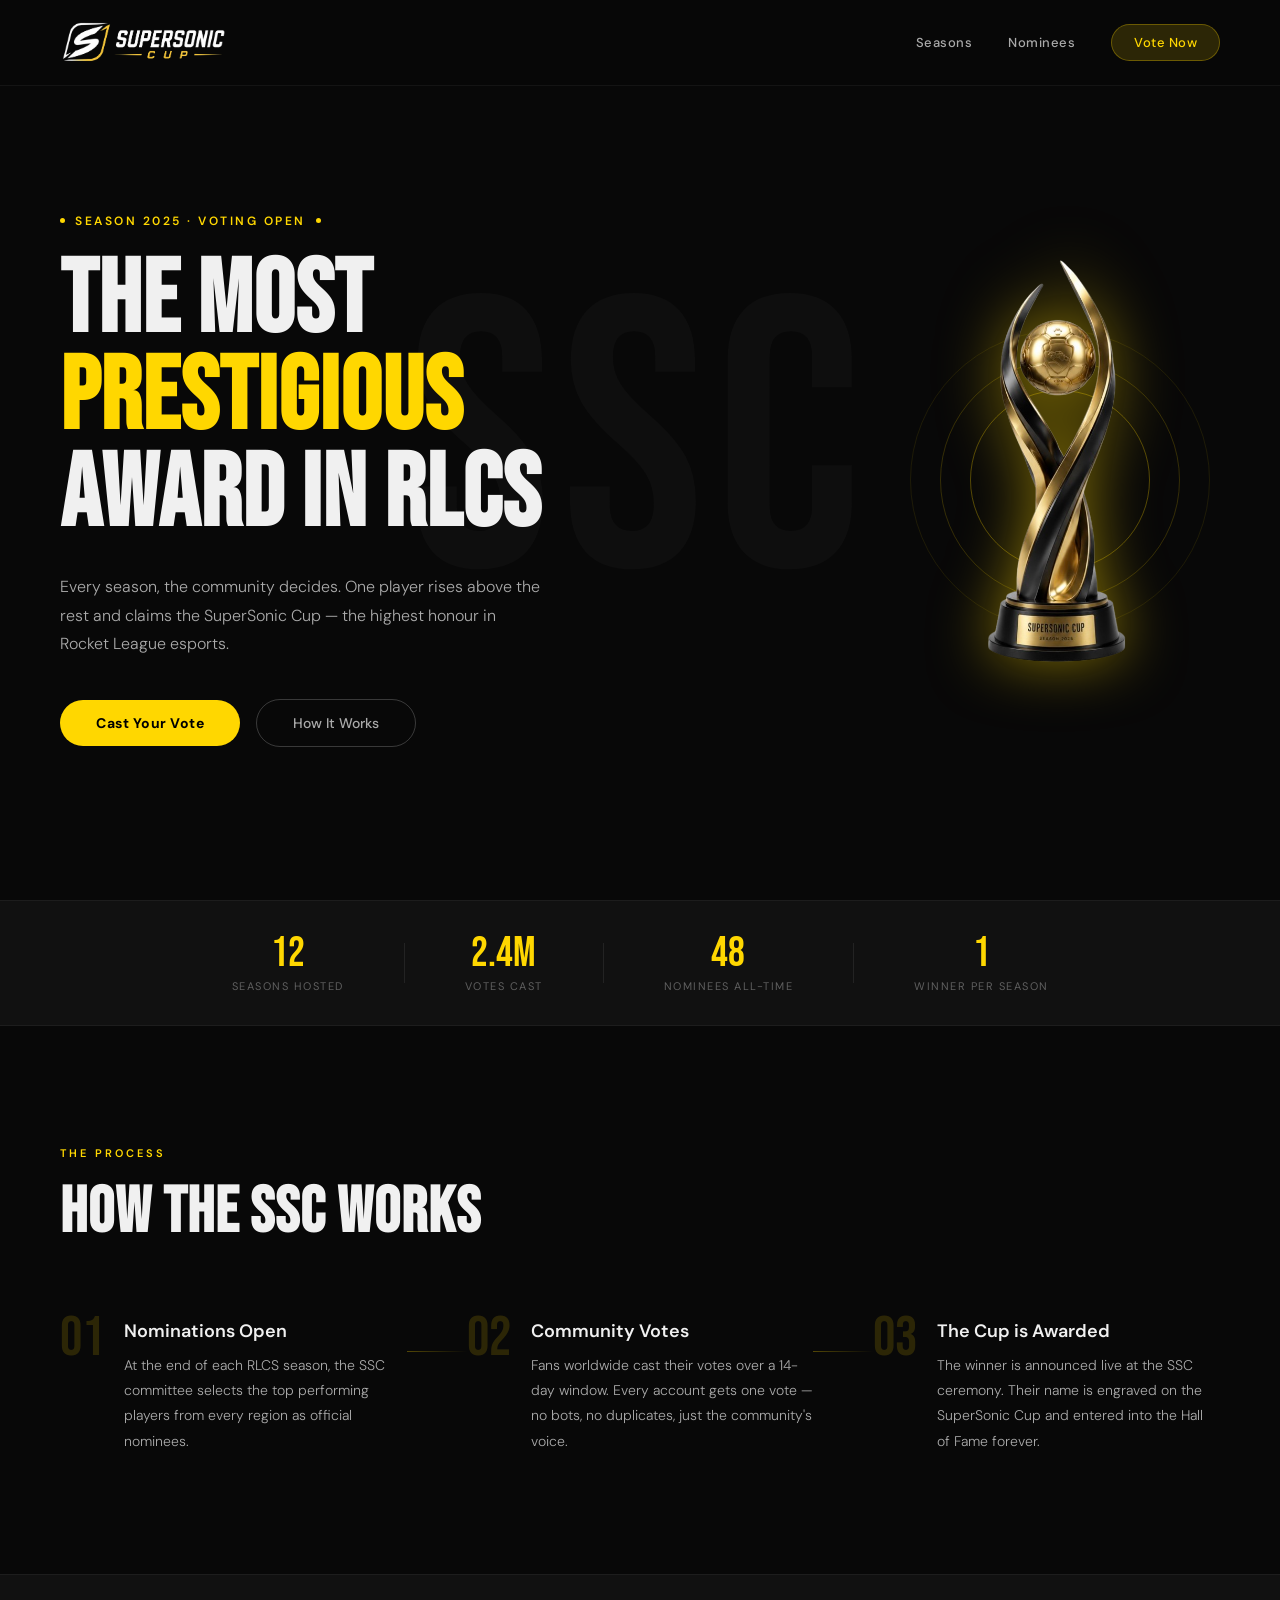
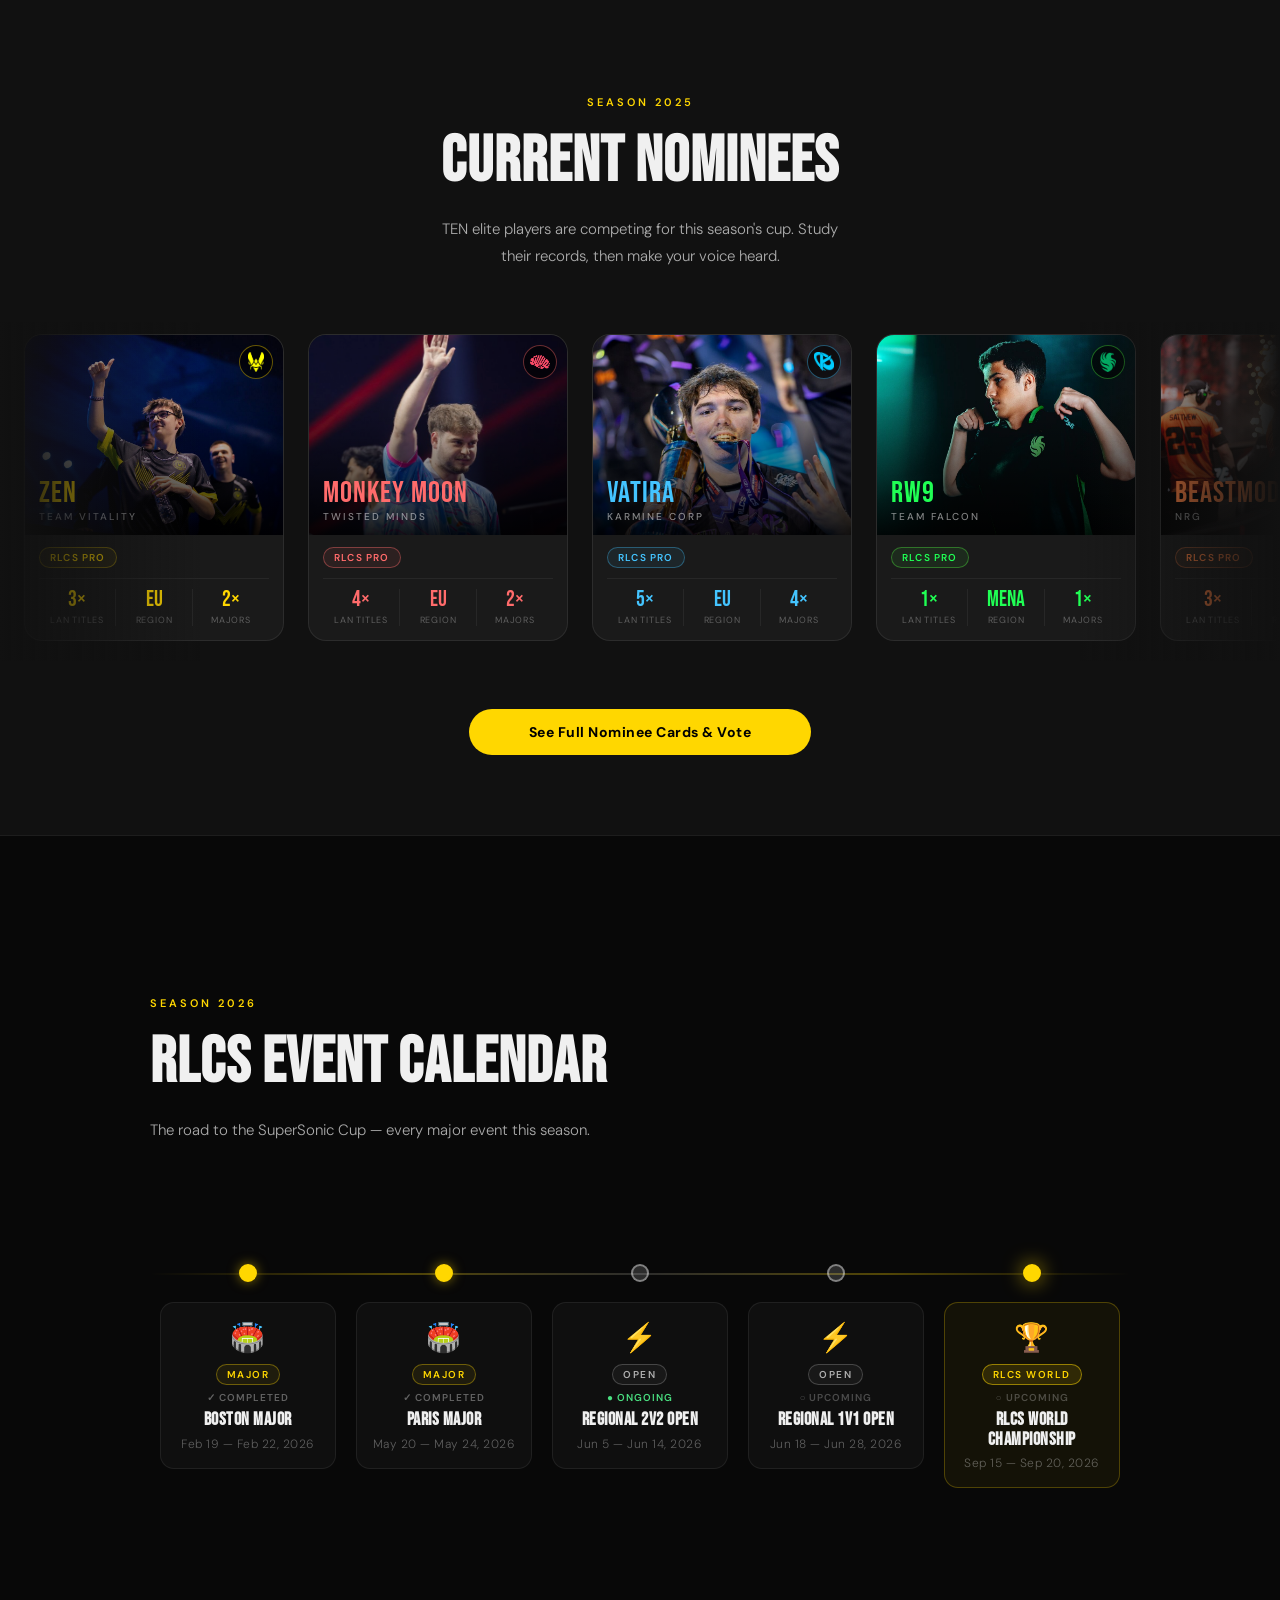
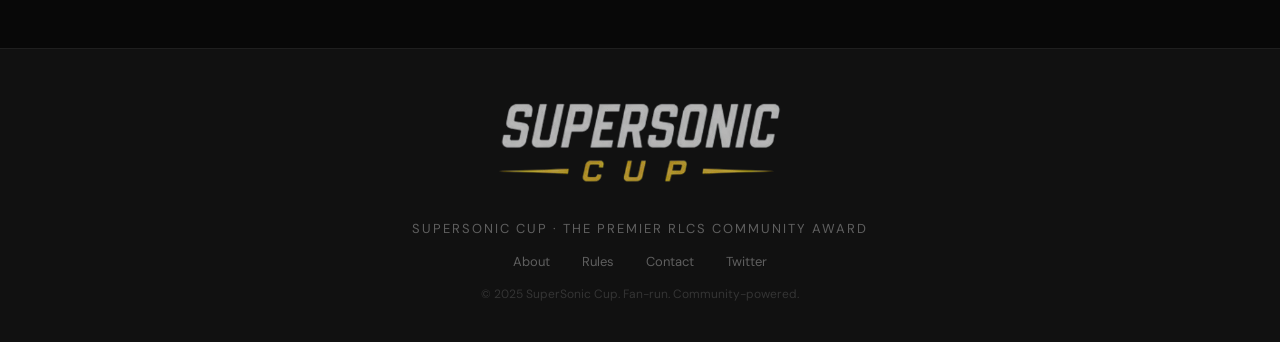
<file: index.html>
<!DOCTYPE html>
<html lang="en">
<head>
    <meta charset="UTF-8">
    <meta name="viewport" content="width=device-width, initial-scale=1.0">
    <title>SuperSonic Cup — The Premier RLCS Player Award</title>
    <link rel="preconnect" href="https://fonts.googleapis.com">
    <link href="https://fonts.googleapis.com/css2?family=Bebas+Neue&family=DM+Sans:ital,wght@0,300;0,400;0,500;0,600;1,300&display=swap" rel="stylesheet">
    <link rel="stylesheet" href="landing.css">
    <link rel="icon" type="image/png" href="Img/Favicon-Dark.png" media="(prefers-color-scheme: dark)">
    <link rel="icon" type="image/png" href="Img/Favicon-Light.png" media="(prefers-color-scheme: light)">
</head>
<body>

    <!-- NAV -->
    <nav class="nav">
        <div class="nav-logo">
            <img src="Img/Banner.png" alt="SuperSonic Cup" class="logo-img">
        </div>
        <div class="nav-links">
            <a href="#Season">Seasons</a>
            <a href="#Nominee">Nominees</a>
            <a href="voting.html" class="nav-cta">Vote Now</a>
        </div>
    </nav>

    <!-- HERO -->
    <section class="hero">
        <div class="hero-bg-text">SSC</div>
        <div class="hero-content">
            <div class="hero-eyebrow">
                <span class="dot"></span>
                Season 2025 · Voting Open
                <span class="dot"></span>
            </div>
            <h1 class="hero-title">
                The Most<br>
                <span class="title-accent">Prestigious</span><br>
                Award in RLCS
            </h1>
            <p class="hero-sub">
                Every season, the community decides. One player rises above the rest
                and claims the SuperSonic Cup — the highest honour in Rocket League esports.
            </p>
            <div class="hero-actions">
                <a href="voting.html" class="btn-primary">Cast Your Vote</a>
                <a href="#how" class="btn-ghost">How It Works</a>
            </div>
        </div>
        <div class="hero-trophy">
            <div class="trophy-ring ring-1"></div>
            <div class="trophy-ring ring-2"></div>
            <div class="trophy-ring ring-3"></div>
            <div class="trophy-icon"><img src="Img/trophy.png" alt="SuperSonic Cup Trophy"/></div>
        </div>
    </section>

    <!-- STATS BAR -->
    <div class="stats-bar">
        <div class="stat-item">
            <span class="stat-num">12</span>
            <span class="stat-desc">Seasons Hosted</span>
        </div>
        <div class="stat-divider"></div>
        <div class="stat-item">
            <span class="stat-num">2.4M</span>
            <span class="stat-desc">Votes Cast</span>
        </div>
        <div class="stat-divider"></div>
        <div class="stat-item">
            <span class="stat-num">48</span>
            <span class="stat-desc">Nominees All-Time</span>
        </div>
        <div class="stat-divider"></div>
        <div class="stat-item">
            <span class="stat-num">1</span>
            <span class="stat-desc">Winner Per Season</span>
        </div>
    </div>

    <!-- HOW IT WORKS -->
    <section class="how" id="how">
        <div class="section-label">The Process</div>
        <h2 class="section-title">How the SSC Works</h2>
        <div class="steps">
            <div class="step">
                <div class="step-num">01</div>
                <div class="step-body">
                    <h3>Nominations Open</h3>
                    <p>At the end of each RLCS season, the SSC committee selects the top performing players from every region as official nominees.</p>
                </div>
            </div>
            <div class="step-connector"></div>
            <div class="step">
                <div class="step-num">02</div>
                <div class="step-body">
                    <h3>Community Votes</h3>
                    <p>Fans worldwide cast their votes over a 14-day window. Every account gets one vote — no bots, no duplicates, just the community's voice.</p>
                </div>
            </div>
            <div class="step-connector"></div>
            <div class="step">
                <div class="step-num">03</div>
                <div class="step-body">
                    <h3>The Cup is Awarded</h3>
                    <p>The winner is announced live at the SSC ceremony. Their name is engraved on the SuperSonic Cup and entered into the Hall of Fame forever.</p>
                </div>
            </div>
        </div>
    </section>

    <!-- CURRENT NOMINEES TEASER -->
    <section class="nominees-teaser" id="Nominee">
        <div class="section-label">Season 2025</div>
        <h2 class="section-title">Current Nominees</h2>
        <p class="section-sub">TEN elite players are competing for this season's cup. Study their records, then make your voice heard.</p>

        <div class="carousel-track-wrap">
            <div class="carousel-track">

                <!-- SET 1 -->
                <div class="carousel-card">
                    <div class="cc-img-frame">
                        <img src="Img/Zen.jpg" alt="Zen" />
                        <div class="cc-overlay"></div>
                        <div class="cc-badge badge-vit"><img src="Img/vitality-logo.png" alt="Vitality" /></div>
                        <div class="cc-bottom">
                            <div class="cc-name gold">Zen</div>
                            <div class="cc-team">Team Vitality</div>
                        </div>
                    </div>
                    <div class="cc-body">
                        <span class="cc-tag tag-gold">RLCS Pro</span>
                        <div class="cc-stats">
                            <div class="cc-stat"><div class="cs-val gold">3×</div><div class="cs-lbl">LAN Titles</div></div>
                            <div class="cc-stat"><div class="cs-val gold">EU</div><div class="cs-lbl">Region</div></div>
                            <div class="cc-stat"><div class="cs-val gold">2×</div><div class="cs-lbl">Majors</div></div>
                        </div>
                    </div>
                </div>

                <div class="carousel-card">
                    <div class="cc-img-frame">
                        <img src="Img/MonkeyMoon.png" alt="Monkey Moon" />
                        <div class="cc-overlay"></div>
                        <div class="cc-badge badge-tm"><img src="Img/Twisted-logo.webp" alt="Twisted Minds" /></div>
                        <div class="cc-bottom">
                            <div class="cc-name red">Monkey Moon</div>
                            <div class="cc-team">Twisted Minds</div>
                        </div>
                    </div>
                    <div class="cc-body">
                        <span class="cc-tag tag-red">RLCS Pro</span>
                        <div class="cc-stats">
                            <div class="cc-stat"><div class="cs-val red">4×</div><div class="cs-lbl">LAN Titles</div></div>
                            <div class="cc-stat"><div class="cs-val red">EU</div><div class="cs-lbl">Region</div></div>
                            <div class="cc-stat"><div class="cs-val red">2×</div><div class="cs-lbl">Majors</div></div>
                        </div>
                    </div>
                </div>

                <div class="carousel-card">
                    <div class="cc-img-frame">
                        <img src="Img/Vatira.jpg" alt="Vatira" />
                        <div class="cc-overlay"></div>
                        <div class="cc-badge badge-kc"><img src="Img/karmine-logo.png" alt="Karmine Corp" /></div>
                        <div class="cc-bottom">
                            <div class="cc-name blue">Vatira</div>
                            <div class="cc-team">Karmine Corp</div>
                        </div>
                    </div>
                    <div class="cc-body">
                        <span class="cc-tag tag-blue">RLCS Pro</span>
                        <div class="cc-stats">
                            <div class="cc-stat"><div class="cs-val blue">5×</div><div class="cs-lbl">LAN Titles</div></div>
                            <div class="cc-stat"><div class="cs-val blue">EU</div><div class="cs-lbl">Region</div></div>
                            <div class="cc-stat"><div class="cs-val blue">4×</div><div class="cs-lbl">Majors</div></div>
                        </div>
                    </div>
                </div>

                <div class="carousel-card">
                    <div class="cc-img-frame">
                        <img src="Img/Rw9.jpg" alt="Rw9" />
                        <div class="cc-overlay"></div>
                        <div class="cc-badge badge-tf"><img src="Img/Falcon-logo.png" alt="Team Falcon" /></div>
                        <div class="cc-bottom">
                            <div class="cc-name green">Rw9</div>
                            <div class="cc-team">Team Falcon</div>
                        </div>
                    </div>
                    <div class="cc-body">
                        <span class="cc-tag tag-green">RLCS Pro</span>
                        <div class="cc-stats">
                            <div class="cc-stat"><div class="cs-val green">1×</div><div class="cs-lbl">LAN Titles</div></div>
                            <div class="cc-stat"><div class="cs-val green">MENA</div><div class="cs-lbl">Region</div></div>
                            <div class="cc-stat"><div class="cs-val green">1×</div><div class="cs-lbl">Majors</div></div>
                        </div>
                    </div>
                </div>

                <div class="carousel-card">
                    <div class="cc-img-frame">
                        <img src="Img/BeastMode.jpg" alt="BeastMode" />
                        <div class="cc-overlay"></div>
                        <div class="cc-badge badge-nrg"><img src="Img/NRG-logo.webp" alt="NRG" /></div>
                        <div class="cc-bottom">
                            <div class="cc-name orange">BeastMode</div>
                            <div class="cc-team">NRG</div>
                        </div>
                    </div>
                    <div class="cc-body">
                        <span class="cc-tag tag-orange">RLCS Pro</span>
                        <div class="cc-stats">
                            <div class="cc-stat"><div class="cs-val orange">3×</div><div class="cs-lbl">LAN Titles</div></div>
                            <div class="cc-stat"><div class="cs-val orange">NA</div><div class="cs-lbl">Region</div></div>
                            <div class="cc-stat"><div class="cs-val orange">1×</div><div class="cs-lbl">Majors</div></div>
                        </div>
                    </div>
                </div>

                <!-- SET 2 -->
                <div class="carousel-card">
                    <div class="cc-img-frame">
                        <img src="Img/Zen.jpg" alt="Zen" />
                        <div class="cc-overlay"></div>
                        <div class="cc-badge badge-vit"><img src="Img/vitality-logo.png" alt="Vitality" /></div>
                        <div class="cc-bottom">
                            <div class="cc-name gold">Zen</div>
                            <div class="cc-team">Team Vitality</div>
                        </div>
                    </div>
                    <div class="cc-body">
                        <span class="cc-tag tag-gold">RLCS Pro</span>
                        <div class="cc-stats">
                            <div class="cc-stat"><div class="cs-val gold">3×</div><div class="cs-lbl">LAN Titles</div></div>
                            <div class="cc-stat"><div class="cs-val gold">EU</div><div class="cs-lbl">Region</div></div>
                            <div class="cc-stat"><div class="cs-val gold">2×</div><div class="cs-lbl">Majors</div></div>
                        </div>
                    </div>
                </div>

                <div class="carousel-card">
                    <div class="cc-img-frame">
                        <img src="Img/MonkeyMoon.png" alt="Monkey Moon" />
                        <div class="cc-overlay"></div>
                        <div class="cc-badge badge-tm"><img src="Img/Twisted-logo.webp" alt="Twisted Minds" /></div>
                        <div class="cc-bottom">
                            <div class="cc-name red">Monkey Moon</div>
                            <div class="cc-team">Twisted Minds</div>
                        </div>
                    </div>
                    <div class="cc-body">
                        <span class="cc-tag tag-red">RLCS Pro</span>
                        <div class="cc-stats">
                            <div class="cc-stat"><div class="cs-val red">4×</div><div class="cs-lbl">LAN Titles</div></div>
                            <div class="cc-stat"><div class="cs-val red">EU</div><div class="cs-lbl">Region</div></div>
                            <div class="cc-stat"><div class="cs-val red">2×</div><div class="cs-lbl">Majors</div></div>
                        </div>
                    </div>
                </div>

                <div class="carousel-card">
                    <div class="cc-img-frame">
                        <img src="Img/Vatira.jpg" alt="Vatira" />
                        <div class="cc-overlay"></div>
                        <div class="cc-badge badge-kc"><img src="Img/karmine-logo.png" alt="Karmine Corp" /></div>
                        <div class="cc-bottom">
                            <div class="cc-name blue">Vatira</div>
                            <div class="cc-team">Karmine Corp</div>
                        </div>
                    </div>
                    <div class="cc-body">
                        <span class="cc-tag tag-blue">RLCS Pro</span>
                        <div class="cc-stats">
                            <div class="cc-stat"><div class="cs-val blue">5×</div><div class="cs-lbl">LAN Titles</div></div>
                            <div class="cc-stat"><div class="cs-val blue">EU</div><div class="cs-lbl">Region</div></div>
                            <div class="cc-stat"><div class="cs-val blue">4×</div><div class="cs-lbl">Majors</div></div>
                        </div>
                    </div>
                </div>

                <div class="carousel-card">
                    <div class="cc-img-frame">
                        <img src="Img/Rw9.jpg" alt="Rw9" />
                        <div class="cc-overlay"></div>
                        <div class="cc-badge badge-tf"><img src="Img/Falcon-logo.png" alt="Team Falcon" /></div>
                        <div class="cc-bottom">
                            <div class="cc-name green">Rw9</div>
                            <div class="cc-team">Team Falcon</div>
                        </div>
                    </div>
                    <div class="cc-body">
                        <span class="cc-tag tag-green">RLCS Pro</span>
                        <div class="cc-stats">
                            <div class="cc-stat"><div class="cs-val green">1×</div><div class="cs-lbl">LAN Titles</div></div>
                            <div class="cc-stat"><div class="cs-val green">MENA</div><div class="cs-lbl">Region</div></div>
                            <div class="cc-stat"><div class="cs-val green">1×</div><div class="cs-lbl">Majors</div></div>
                        </div>
                    </div>
                </div>

                <div class="carousel-card">
                    <div class="cc-img-frame">
                        <img src="Img/BeastMode.jpg" alt="BeastMode" />
                        <div class="cc-overlay"></div>
                        <div class="cc-badge badge-nrg"><img src="Img/NRG-logo.webp" alt="NRG" /></div>
                        <div class="cc-bottom">
                            <div class="cc-name orange">BeastMode</div>
                            <div class="cc-team">NRG</div>
                        </div>
                    </div>
                    <div class="cc-body">
                        <span class="cc-tag tag-orange">RLCS Pro</span>
                        <div class="cc-stats">
                            <div class="cc-stat"><div class="cs-val orange">3×</div><div class="cs-lbl">LAN Titles</div></div>
                            <div class="cc-stat"><div class="cs-val orange">NA</div><div class="cs-lbl">Region</div></div>
                            <div class="cc-stat"><div class="cs-val orange">1×</div><div class="cs-lbl">Majors</div></div>
                        </div>
                    </div>
                </div>

            </div>
        </div>

        <a href="voting.html" class="btn-primary" style="margin-top: 48px; display: inline-block;">See Full Nominee Cards & Vote</a>
    </section>

    <!-- TIMELINE EVENT -->
    
    <div class="timeline-section" id="Season">
        <div class="timeline-inner">
            <div class="section-label">Season 2026</div>
            <h2 class="section-title">RLCS Event Calendar</h2>
            <p class="section-sub">The road to the SuperSonic Cup — every major event this season.</p>
            <div class="timeline">
                <div class="timeline-item">
                    <div class="timeline-dot dot-gold"></div>
                    <div class="timeline-card">
                        <div class="tl-icon">🏟️</div>
                        <div class="tl-content">
                            <span class="tl-tag">Major</span>
                            <span class="tl-status status-done">✓ Completed</span>
                            <h3 class="tl-title">Boston Major</h3>
                            <p class="tl-date">Feb 19 — Feb 22, 2026</p>
                        </div>
                    </div>
                </div>
                <div class="timeline-item">
                    <div class="timeline-dot dot-gold"></div>
                    <div class="timeline-card">
                        <div class="tl-icon">🏟️</div>
                        <div class="tl-content">
                            <span class="tl-tag">Major</span>
                            <span class="tl-status status-done">✓ Completed</span>
                            <h3 class="tl-title">Paris Major</h3>
                            <p class="tl-date">May 20 — May 24, 2026</p>
                        </div>
                    </div>
                </div>
                <div class="timeline-item">
                    <div class="timeline-dot dot-white"></div>
                    <div class="timeline-card">
                        <div class="tl-icon">⚡</div>
                        <div class="tl-content">
                            <span class="tl-tag tag-open">Open</span>
                            <span class="tl-status status-live">● Ongoing</span>
                            <h3 class="tl-title">Regional 2v2 Open</h3>
                            <p class="tl-date">Jun 5 — Jun 14, 2026</p>
                        </div>
                    </div>
                </div>
                <div class="timeline-item">
                    <div class="timeline-dot dot-white"></div>
                    <div class="timeline-card">
                        <div class="tl-icon">⚡</div>
                        <div class="tl-content">
                            <span class="tl-tag tag-open">Open</span>
                            <span class="tl-status status-upcoming">○ Upcoming</span>
                            <h3 class="tl-title">Regional 1v1 Open</h3>
                            <p class="tl-date">Jun 18 — Jun 28, 2026</p>
                        </div>
                    </div>
                </div>
                <div class="timeline-item">
                    <div class="timeline-dot dot-trophy"></div>
                    <div class="timeline-card card-world">
                        <div class="tl-icon">🏆</div>
                        <div class="tl-content">
                            <span class="tl-tag tag-world">RLCS World</span>
                            <span class="tl-status status-upcoming">○ Upcoming</span>
                            <h3 class="tl-title">RLCS World Championship</h3>
                            <p class="tl-date">Sep 15 — Sep 20, 2026</p>
                        </div>
                    </div>
                </div>
            </div>
        </div>
    </div>

    <!-- FOOTER -->
    <footer class="footer">
        <div class="footer-logo">
            <img src="Img/Footer.png" alt="SuperSonic Cup" class="logo-img">
        </div>
        <p class="footer-text">SuperSonic Cup · The Premier RLCS Community Award</p>
        <div class="footer-links">
            <a href="#">About</a>
            <a href="#">Rules</a>
            <a href="#">Contact</a>
            <a href="#">Twitter</a>
        </div>
        <p class="footer-copy">© 2025 SuperSonic Cup. Fan-run. Community-powered.</p>
    </footer>

</body>
</html>
</file>
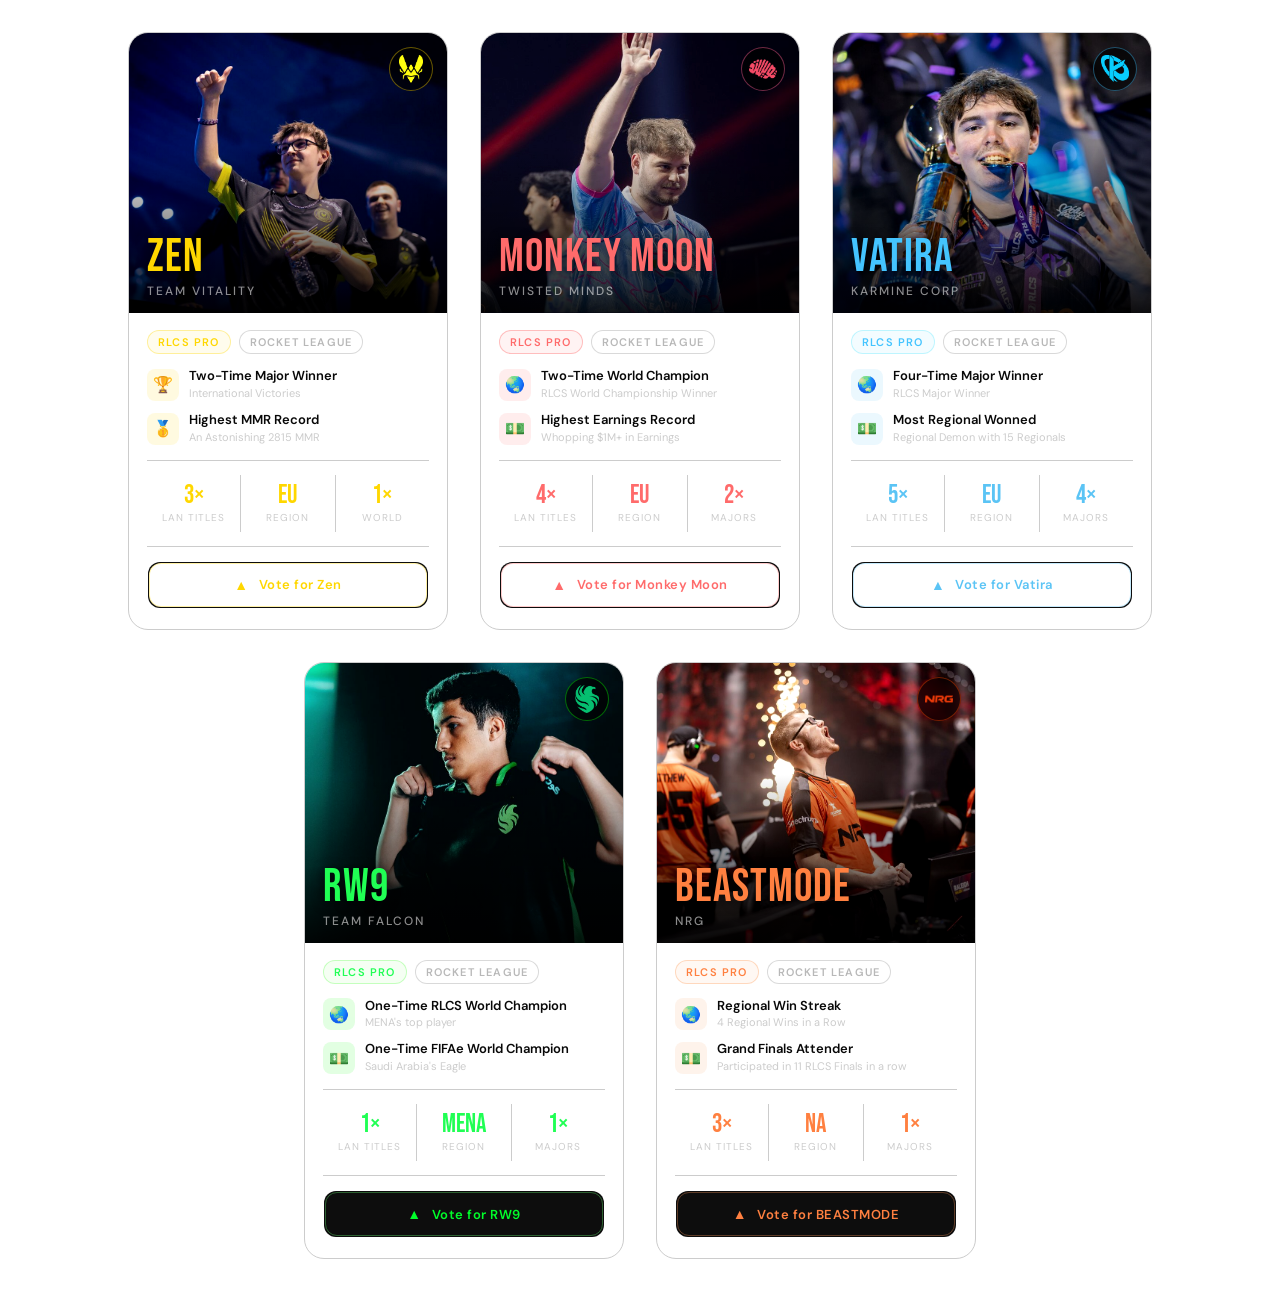
<file: voting.html>
<!DOCTYPE html>
<html lang="en">
<head>
    <meta charset="UTF-8">
    <meta name="viewport" content="width=device-width, initial-scale=1.0">
    <title>SuperSonic Cup | Voting Page</title>
    <link rel="preconnect" href="https://fonts.googleapis.com">
    <link href="https://fonts.googleapis.com/css2?family=Bebas+Neue&family=DM+Sans:wght@300;400;500;600&display=swap" rel="stylesheet">
    <link rel="stylesheet" href="style.css">
    <link rel="icon" type="image/png" href="Img/Favicon-Dark.png" media="(prefers-color-scheme: dark)">
    <link rel="icon" type="image/png" href="Img/Favicon-Light.png" media="(prefers-color-scheme: light)">
</head>
<body>
    <div class="player-cards">

        <!-- VITALITY CARD -->
        <div class="card-wrap">
            <div class="glow-ring glow-vit"></div>
            <div class="card">
                <div class="img-frame">
                    <img src="Img/Zen.jpg" alt="Zen – Team Vitality" />
                    <div class="img-overlay"></div>
                    <a href="https://liquipedia.net/rocketleague/Team_Vitality" target="_blank">
                        <div class="team-badge badge-vit">
                            <img src="Img/vitality-logo.png" alt="Team Vitality logo" />
                        </div>
                    </a>
                    <div class="img-bottom-text">
                        <div class="player-name"><span class="accent-gold">Zen</span></div>
                        <div class="team-label">Team Vitality</div>
                    </div>
                </div>
                <div class="card-body">
                    <div class="tag-row">
                        <span class="tag tag-gold">RLCS Pro</span>
                        <span class="tag tag-white">Rocket League</span>
                    </div>
                    <div class="achievements">
                        <div class="ach-item">
                            <div class="ach-icon ach-gold">🏆</div>
                            <div class="ach-text">
                                <strong>Two-Time Major Winner</strong>
                                <span>International Victories</span>
                            </div>
                        </div>
                        <div class="ach-item">
                            <div class="ach-icon ach-gold">🥇</div>
                            <div class="ach-text">
                                <strong>Highest MMR Record</strong>
                                <span>An Astonishing 2815 MMR</span>
                            </div>
                        </div>
                    </div>
                    <div class="divider"></div>
                    <div class="stat-row">
                        <div class="stat">
                            <div class="stat-val gold">3×</div>
                            <div class="stat-lbl">Lan Titles</div>
                        </div>
                        <div class="stat">
                            <div class="stat-val gold">EU</div>
                            <div class="stat-lbl">Region</div>
                        </div>
                        <div class="stat">
                            <div class="stat-val gold">1×</div>
                            <div class="stat-lbl">World</div>
                        </div>
                    </div>
                    <div class="divider"></div>
                    <div class="vote-btn-wrap gold-wrap">
                        <button class="vote-btn vote-btn-gold">
                            <span class="vote-icon">▲</span>
                            <span class="vote-label">Vote for Zen</span>
                        </button>
                    </div>
                </div>
            </div>
        </div>

        <!-- TWISTED MINDS CARD -->
        <div class="card-wrap">
            <div class="glow-ring glow-tm"></div>
            <div class="card">
                <div class="img-frame">
                    <img src="Img/MonkeyMoon.png" alt="Monkey Moon – Twisted Minds" />
                    <div class="img-overlay"></div>
                    <a href="https://liquipedia.net/rocketleague/Twisted_Minds" target="_blank">
                        <div class="team-badge badge-tm">
                            <img src="Img/Twisted-logo.webp" alt="Twisted Minds logo" />
                        </div>
                    </a>
                    <div class="img-bottom-text">
                        <div class="player-name"><span class="accent-red">Monkey Moon</span></div>
                        <div class="team-label">Twisted Minds</div>
                    </div>
                </div>
                <div class="card-body">
                    <div class="tag-row">
                        <span class="tag tag-red">RLCS Pro</span>
                        <span class="tag tag-white">Rocket League</span>
                    </div>
                    <div class="achievements">
                        <div class="ach-item">
                            <div class="ach-icon ach-red">🌏</div>
                            <div class="ach-text">
                                <strong>Two-Time World Champion</strong>
                                <span>RLCS World Championship Winner</span>
                            </div>
                        </div>
                        <div class="ach-item">
                            <div class="ach-icon ach-red">💵</div>
                            <div class="ach-text">
                                <strong>Highest Earnings Record</strong>
                                <span>Whopping $1M+ in Earnings</span>
                            </div>
                        </div>
                    </div>
                    <div class="divider"></div>
                    <div class="stat-row">
                        <div class="stat">
                            <div class="stat-val red">4×</div>
                            <div class="stat-lbl">Lan Titles</div>
                        </div>
                        <div class="stat">
                            <div class="stat-val red">EU</div>
                            <div class="stat-lbl">Region</div>
                        </div>
                        <div class="stat">
                            <div class="stat-val red">2×</div>
                            <div class="stat-lbl">Majors</div>
                        </div>
                    </div>
                    <div class="divider"></div>
                    <div class="vote-btn-wrap red-wrap">
                        <button class="vote-btn vote-btn-red">
                            <span class="vote-icon">▲</span>
                            <span class="vote-label">Vote for Monkey Moon</span>
                        </button>
                    </div>
                </div>
            </div>
        </div>

        <!-- KARMINE CORP CARD -->
        <div class="card-wrap">
            <div class="glow-ring glow-kc"></div>
            <div class="card">
                <div class="img-frame">
                    <img src="Img/Vatira.jpg" alt="Vatira – Karmine Corp" />
                    <div class="img-overlay"></div>
                    <a href="https://liquipedia.net/rocketleague/Karmine_Corp" target="_blank">
                        <div class="team-badge badge-kc">
                            <img src="Img/karmine-logo.png" alt="Karmine Corp Logo" />
                        </div>
                    </a>
                    <div class="img-bottom-text">
                        <div class="player-name"><span class="accent-blue">Vatira</span></div>
                        <div class="team-label">Karmine Corp</div>
                    </div>
                </div>
                <div class="card-body">
                    <div class="tag-row">
                        <span class="tag tag-blue">RLCS Pro</span>
                        <span class="tag tag-white">Rocket League</span>
                    </div>
                    <div class="achievements">
                        <div class="ach-item">
                            <div class="ach-icon ach-blue">🌏</div>
                            <div class="ach-text">
                                <strong>Four-Time Major Winner</strong>
                                <span>RLCS Major Winner</span>
                            </div>
                        </div>
                        <div class="ach-item">
                            <div class="ach-icon ach-blue">💵</div>
                            <div class="ach-text">
                                <strong>Most Regional Wonned</strong>
                                <span>Regional Demon with 15 Regionals</span>
                            </div>
                        </div>
                    </div>
                    <div class="divider"></div>
                    <div class="stat-row">
                        <div class="stat">
                            <div class="stat-val blue">5×</div>
                            <div class="stat-lbl">Lan Titles</div>
                        </div>
                        <div class="stat">
                            <div class="stat-val blue">EU</div>
                            <div class="stat-lbl">Region</div>
                        </div>
                        <div class="stat">
                            <div class="stat-val blue">4×</div>
                            <div class="stat-lbl">Majors</div>
                        </div>
                    </div>
                    <div class="divider"></div>
                    <div class="vote-btn-wrap blue-wrap">
                        <button class="vote-btn vote-btn-blue">
                            <span class="vote-icon">▲</span>
                            <span class="vote-label">Vote for Vatira</span>
                        </button>
                    </div>
                </div>
            </div>
        </div>

        <!-- TEAM FALCON -->
        <div class="card-wrap">
            <div class="glow-ring glow-tf"></div>
            <div class="card">
                <div class="img-frame">
                    <img src="Img/Rw9.jpg" alt="Rw9 – Team Falcon" />
                    <div class="img-overlay"></div>
                    <a href="https://liquipedia.net/rocketleague/Team_Falcons" target="_blank">
                        <div class="team-badge badge-tf">
                            <img src="Img/Falcon-logo.png" alt="Team Falcon Logo" />
                        </div>
                    </a>
                    <div class="img-bottom-text">
                        <div class="player-name"><span class="accent-green">RW9</span></div>
                        <div class="team-label">Team Falcon</div>
                    </div>
                </div>
                <div class="card-body">
                    <div class="tag-row">
                        <span class="tag tag-green">RLCS Pro</span>
                        <span class="tag tag-white">Rocket League</span>
                    </div>
                    <div class="achievements">
                        <div class="ach-item">
                            <div class="ach-icon ach-green">🌏</div>
                            <div class="ach-text">
                                <strong>One-Time RLCS World Champion</strong>
                                <span>MENA's top player</span>
                            </div>
                        </div>
                        <div class="ach-item">
                            <div class="ach-icon ach-green">💵</div>
                            <div class="ach-text">
                                <strong>One-Time FIFAe World Champion</strong>
                                <span>Saudi Arabia's Eagle</span>
                            </div>
                        </div>
                    </div>
                    <div class="divider"></div>
                    <div class="stat-row">
                        <div class="stat">
                            <div class="stat-val green">1×</div>
                            <div class="stat-lbl">Lan Titles</div>
                        </div>
                        <div class="stat">
                            <div class="stat-val green">MENA</div>
                            <div class="stat-lbl">Region</div>
                        </div>
                        <div class="stat">
                            <div class="stat-val green">1×</div>
                            <div class="stat-lbl">Majors</div>
                        </div>
                    </div>
                    <div class="divider"></div>
                    <div class="vote-btn-wrap green-wrap">
                        <button class="vote-btn vote-btn-green">
                            <span class="vote-icon">▲</span>
                            <span class="vote-label">Vote for RW9</span>
                        </button>
                    </div>
                </div>
            </div>
        </div>

        <!-- NRG -->
        <div class="card-wrap">
            <div class="glow-ring glow-nrg"></div>
            <div class="card">
                <div class="img-frame">
                    <img src="Img/BeastMode.jpg" alt="BeastMode – NRG" />
                    <div class="img-overlay"></div>
                    <a href="https://liquipedia.net/rocketleague/NRG" target="_blank">
                        <div class="team-badge badge-nrg">
                            <img src="Img/NRG-logo.webp" alt="NRG Logo" />
                        </div>
                    </a>
                    <div class="img-bottom-text">
                        <div class="player-name"><span class="accent-orange">BEASTMODE</span></div>
                        <div class="team-label">NRG</div>
                    </div>
                </div>
                <div class="card-body">
                    <div class="tag-row">
                        <span class="tag tag-orange">RLCS Pro</span>
                        <span class="tag tag-white">Rocket League</span>
                    </div>
                    <div class="achievements">
                        <div class="ach-item">
                            <div class="ach-icon ach-orange">🌏</div>
                            <div class="ach-text">
                                <strong>Regional Win Streak</strong>
                                <span>4 Regional Wins in a Row</span>
                            </div>
                        </div>
                        <div class="ach-item">
                            <div class="ach-icon ach-orange">💵</div>
                            <div class="ach-text">
                                <strong>Grand Finals Attender</strong>
                                <span>Participated in 11 RLCS Finals in a row</span>
                            </div>
                        </div>
                    </div>
                    <div class="divider"></div>
                    <div class="stat-row">
                        <div class="stat">
                            <div class="stat-val orange">3×</div>
                            <div class="stat-lbl">Lan Titles</div>
                        </div>
                        <div class="stat">
                            <div class="stat-val orange">NA</div>
                            <div class="stat-lbl">Region</div>
                        </div>
                        <div class="stat">
                            <div class="stat-val orange">1×</div>
                            <div class="stat-lbl">Majors</div>
                        </div>
                    </div>
                    <div class="divider"></div>
                    <div class="vote-btn-wrap orange-wrap">
                        <button class="vote-btn vote-btn-orange">
                            <span class="vote-icon">▲</span>
                            <span class="vote-label">Vote for BEASTMODE</span>
                        </button>
                    </div>
                </div>
            </div>
        </div>
    </div>
</body>
</html>
</file>
<file: landing.css>
*, *::before, *::after {
    margin: 0;
    padding: 0;
    box-sizing: border-box;
}

:root {
    --black: #080808;
    --black-2: #111111;
    --black-3: #1a1a1a;
    --white: #f0f0f0;
    --white-2: rgba(240, 240, 240, 0.7);
    --white-3: rgba(240, 240, 240, 0.35);
    --gold: #FFD700;
    --gold-dim: rgba(255, 215, 0, 0.15);
    --gold-border: rgba(255, 215, 0, 0.3);
}

html { scroll-behavior: smooth; }

body {
    background: var(--black);
    color: var(--white);
    font-family: 'DM Sans', sans-serif;
    overflow-x: hidden;
}

/* NAV */
.nav {
    position: fixed;
    top: 0;
    left: 0;
    right: 0;
    z-index: 100;
    display: flex;
    align-items: center;
    justify-content: space-between;
    padding: 20px 60px;
    background: rgba(8, 8, 8, 0.85);
    backdrop-filter: blur(12px);
    border-bottom: 1px solid rgba(255, 255, 255, 0.05);
}

.nav-logo {
    display: flex;
    align-items: center;
    gap: 10px;
}

.logo-img {
    height: 45px;
    width: auto;
    object-fit: contain;
}

.logo-full {
    font-size: 13px;
    font-weight: 500;
    color: var(--white-3);
    text-transform: uppercase;
    letter-spacing: 2px;
}

.nav-links {
    display: flex;
    align-items: center;
    gap: 36px;
}

.nav-links a {
    font-size: 13px;
    font-weight: 500;
    color: var(--white-2);
    text-decoration: none;
    letter-spacing: 0.5px;
    transition: color 0.2s;
}

.nav-links a:hover { color: var(--white); }

.nav-cta {
    padding: 9px 22px;
    border-radius: 999px;
    border: 1px solid var(--gold-border) !important;
    color: var(--gold) !important;
    background: var(--gold-dim);
    transition: background 0.25s ease, box-shadow 0.25s ease !important;
}

.nav-cta:hover {
    background: rgba(255, 215, 0, 0.22) !important;
    box-shadow: 0 0 20px rgba(255, 215, 0, 0.2);
}

/* HERO */
.hero {
    min-height: 100vh;
    display: flex;
    align-items: center;
    justify-content: space-between;
    padding: 140px 60px 80px;
    position: relative;
    overflow: hidden;
}

.hero-bg-text {
    position: absolute;
    top: 50%;
    left: 50%;
    transform: translate(-50%, -50%);
    font-family: 'Bebas Neue', sans-serif;
    font-size: clamp(200px, 30vw, 420px);
    color: rgba(255, 255, 255, 0.025);
    pointer-events: none;
    user-select: none;
    letter-spacing: 10px;
    white-space: nowrap;
}

.hero-content {
    max-width: 600px;
    position: relative;
    z-index: 2;
}

.hero-eyebrow {
    display: flex;
    align-items: center;
    gap: 10px;
    font-size: 12px;
    font-weight: 600;
    text-transform: uppercase;
    letter-spacing: 2.5px;
    color: var(--gold);
    margin-bottom: 24px;
}

.dot {
    width: 5px;
    height: 5px;
    border-radius: 50%;
    background: var(--gold);
    display: inline-block;
}

.hero-title {
    font-family: 'Bebas Neue', sans-serif;
    font-size: clamp(64px, 8vw, 108px);
    line-height: 0.95;
    color: var(--white);
    letter-spacing: 1px;
    margin-bottom: 28px;
}

.title-accent { color: var(--gold); }

.hero-sub {
    font-size: 16px;
    font-weight: 300;
    color: var(--white-2);
    line-height: 1.8;
    max-width: 480px;
    margin-bottom: 40px;
}

.hero-actions {
    display: flex;
    gap: 16px;
    align-items: center;
    flex-wrap: wrap;
}

.btn-primary {
    padding: 14px 36px;
    border-radius: 999px;
    background: var(--gold);
    color: #000;
    font-size: 14px;
    font-weight: 700;
    text-decoration: none;
    letter-spacing: 0.5px;
    transition: box-shadow 0.25s ease, transform 0.2s ease;
}

.btn-primary:hover {
    box-shadow: 0 0 30px rgba(255, 215, 0, 0.4);
    transform: translateY(-2px);
}

.btn-ghost {
    padding: 14px 36px;
    border-radius: 999px;
    border: 1px solid rgba(255, 255, 255, 0.2);
    color: var(--white-2);
    font-size: 14px;
    font-weight: 500;
    text-decoration: none;
    transition: border-color 0.25s, color 0.25s;
}

.btn-ghost:hover {
    border-color: rgba(255, 255, 255, 0.5);
    color: var(--white);
}

/* TROPHY ANIMATION */
.hero-trophy {
    position: relative;
    width: 320px;
    height: 320px;
    display: flex;
    align-items: center;
    justify-content: center;
    flex-shrink: 0;
    z-index: 2;
}

.trophy-ring {
    position: absolute;
    border-radius: 50%;
    border: 1px solid var(--gold-border);
    animation: pulse-ring 3s ease-in-out infinite;
}

.ring-1 { width: 180px; height: 180px; animation-delay: 0s; }
.ring-2 { width: 240px; height: 240px; animation-delay: 0.6s; opacity: 0.6; }
.ring-3 { width: 300px; height: 300px; animation-delay: 1.2s; opacity: 0.3; }

@keyframes pulse-ring {
    0%, 100% { transform: scale(1); opacity: 0.6; }
    50% { transform: scale(1.05); opacity: 1; }
}

.trophy-icon {
    font-size: 96px;
    filter: drop-shadow(0 0 30px rgba(255, 215, 0, 0.5));
    animation: float 4s ease-in-out infinite;
    z-index: 2;
}

.trophy-icon img {
    width: 160px;
    height: auto;
    object-fit: contain;
}

@keyframes float {
    0%, 100% { transform: translateY(0); }
    50% { transform: translateY(-14px); }
}

/* STATS BAR */
.stats-bar {
    display: flex;
    align-items: center;
    justify-content: center;
    gap: 0;
    padding: 32px 60px;
    background: var(--black-2);
    border-top: 1px solid rgba(255, 255, 255, 0.05);
    border-bottom: 1px solid rgba(255, 255, 255, 0.05);
}

.stat-item {
    display: flex;
    flex-direction: column;
    align-items: center;
    padding: 0 60px;
}

.stat-num {
    font-family: 'Bebas Neue', sans-serif;
    font-size: 42px;
    color: var(--gold);
    line-height: 1;
}

.stat-desc {
    font-size: 11px;
    text-transform: uppercase;
    letter-spacing: 1.5px;
    color: var(--white-3);
    margin-top: 4px;
}

.stat-divider {
    width: 1px;
    height: 40px;
    background: rgba(255, 255, 255, 0.08);
}

/* SECTIONS SHARED */
.section-label {
    font-size: 11px;
    font-weight: 600;
    text-transform: uppercase;
    letter-spacing: 3px;
    color: var(--gold);
    margin-bottom: 14px;
}

.section-title {
    font-family: 'Bebas Neue', sans-serif;
    font-size: clamp(42px, 5vw, 64px);
    color: var(--white);
    letter-spacing: 1px;
    margin-bottom: 16px;
}

.section-sub {
    font-size: 15px;
    font-weight: 300;
    color: var(--white-2);
    line-height: 1.8;
    max-width: 520px;
}

/* HOW IT WORKS */
.how {
    padding: 120px 60px;
    background: var(--black);
}

.steps {
    display: flex;
    align-items: flex-start;
    gap: 0;
    margin-top: 60px;
    flex-wrap: wrap;
}

.step {
    flex: 1;
    min-width: 220px;
    display: flex;
    gap: 20px;
}

.step-num {
    font-family: 'Bebas Neue', sans-serif;
    font-size: 56px;
    color: rgba(255, 215, 0, 0.15);
    line-height: 1;
    flex-shrink: 0;
    transition: color 0.3s;
}

.step:hover .step-num { color: rgba(255, 215, 0, 0.5); }

.step-body h3 {
    font-size: 18px;
    font-weight: 600;
    color: var(--white);
    margin-bottom: 10px;
    margin-top: 8px;
}

.step-body p {
    font-size: 14px;
    font-weight: 300;
    color: var(--white-2);
    line-height: 1.8;
}

.step-connector {
    width: 60px;
    height: 1px;
    background: linear-gradient(90deg, var(--gold-border), transparent);
    margin-top: 40px;
    flex-shrink: 0;
}

/* NOMINEES TEASER */
.nominees-teaser {
    padding: 120px 0 80px;
    background: var(--black-2);
    border-top: 1px solid rgba(255,255,255,0.05);
    border-bottom: 1px solid rgba(255,255,255,0.05);
    text-align: center;
    overflow: hidden;
}

.nominees-teaser .section-label,
.nominees-teaser .section-title,
.nominees-teaser .section-sub,
.nominees-teaser .btn-primary {
    padding-left: 60px;
    padding-right: 60px;
    display: block;
}

.nominees-teaser .section-sub {
    margin: 0 auto;
    max-width: 520px;
}
/* NOMINEES CAROUSEL */
.carousel-track-wrap {
    margin-top: 52px;
    width: 100%;
    overflow: hidden;
    position: relative;
}

.carousel-track-wrap::before,
.carousel-track-wrap::after {
    content: '';
    position: absolute;
    top: 0;
    bottom: 0;
    width: 200px;
    z-index: 2;
    pointer-events: none;
}

.carousel-track-wrap::before {
    left: 0;
    background: linear-gradient(to right, var(--black-2) 0%, transparent 100%);
}

.carousel-track-wrap::after {
    right: 0;
    background: linear-gradient(to left, var(--black-2) 0%, transparent 100%);
}

.carousel-track {
    display: flex !important;
    flex-direction: row !important;
    flex-wrap: nowrap !important;
    text-align: left;
    gap: 24px;
    padding: 12px 24px 20px;
    width: max-content !important;
    animation: carousel-scroll 25s linear infinite;
    will-change: transform;
}

@keyframes carousel-scroll {
    0%   { transform: translateX(0); }
    100% { transform: translateX(-50%); }
}

.carousel-card {
    width: 260px !important;
    min-width: 260px !important;
    max-width: 260px !important;
    flex-shrink: 0 !important;
    background: rgba(255,255,255,0.04);
    border: 1px solid rgba(255,255,255,0.08);
    border-radius: 18px;
    overflow: hidden;
    transition: transform 0.3s ease, border-color 0.3s ease;
}

.carousel-card:hover {
    transform: translateY(-6px);
    border-color: rgba(255,255,255,0.2);
}

.cc-img-frame {
    position: relative;
    height: 200px;
    overflow: hidden;
}

.cc-img-frame img {
    width: 100%;
    height: 100%;
    object-fit: cover;
    object-position: top center;
    display: block;
    transition: transform 0.5s ease;
}

.carousel-card:hover .cc-img-frame img {
    transform: scale(1.05);
}

.cc-overlay {
    position: absolute;
    inset: 0;
    background: linear-gradient(to bottom, transparent 30%, rgba(0,0,0,0.9) 100%);
}

.cc-bottom {
    position: absolute;
    bottom: 12px;
    left: 14px;
    right: 14px;
}

.cc-name {
    font-family: 'Bebas Neue', sans-serif;
    font-size: 30px;
    line-height: 1;
    letter-spacing: 1px;
}

.cc-name.gold   { color: #FFD700; }
.cc-name.red    { color: #FF6B6B; }
.cc-name.green  { color: #20ff54; }
.cc-name.blue   { color: #44c4ff; }
.cc-name.orange { color: #ff8040; }

.cc-team {
    font-size: 10px;
    font-weight: 500;
    color: rgba(255,255,255,0.5);
    text-transform: uppercase;
    letter-spacing: 2px;
    margin-top: 2px;
}

.cc-badge {
    position: absolute;
    top: 10px;
    right: 10px;
    width: 34px;
    height: 34px;
    border-radius: 50%;
    background: rgba(0,0,0,0.6);
    display: flex;
    align-items: center;
    justify-content: center;
    backdrop-filter: blur(6px);
}

.cc-badge img {
    width: 20px;
    height: 20px;
    object-fit: contain;
}

.badge-vit { border: 1px solid rgba(255,215,0,0.4);     }
.badge-tm  { border: 1px solid rgba(255,107,107,0.4);   }
.badge-kc  { border: 1px solid rgba(68,196,255,0.4);    }
.badge-tf  { border: 1px solid rgba(77, 255, 68, 0.4);  }
.badge-nrg { border: 1px solid rgba(255, 124, 68, 0.4); }

.cc-body {
    padding: 12px 14px 14px;
    display: flex;
    flex-direction: column;
    gap: 10px;
}

.cc-tag {
    display: inline-block;
    font-size: 10px;
    font-weight: 600;
    letter-spacing: 1.2px;
    text-transform: uppercase;
    padding: 3px 10px;
    border-radius: 999px;
    border: 1px solid;
    width: fit-content;
}

.cc-tag.tag-gold   { color: #FFD700; border-color: rgba(255,215,0,0.35); background: rgba(255,215,0,0.07);         }
.cc-tag.tag-red    { color: #FF6B6B; border-color: rgba(255,107,107,0.4); background: rgba(255,107,107,0.08);      }
.cc-tag.tag-green  { color: #20ff54; border-color: rgba(87, 255, 68, 0.35); background: rgba(68, 255, 77, 0.07);   }
.cc-tag.tag-blue   { color: #44c4ff; border-color: rgba(68,196,255,0.35); background: rgba(68,196,255,0.07);       }
.cc-tag.tag-orange { color: #ff8040; border-color: rgba(255, 127, 68, 0.35); background: rgba(255, 140, 68, 0.07); }

.cc-stats {
    display: flex;
    flex-direction: row;
    border-top: 1px solid rgba(255,255,255,0.06);
    padding-top: 10px;
}

.cc-stat {
    flex: 1;
    display: flex;
    flex-direction: column;
    align-items: center;
    gap: 3px;
    border-right: 1px solid rgba(255,255,255,0.06);
}

.cc-stat:last-child { border-right: none; }

.cs-val {
    font-family: 'Bebas Neue', sans-serif;
    font-size: 22px;
    line-height: 1;
}

.cs-val.gold   { color: #FFD700; }
.cs-val.red    { color: #FF6B6B; }
.cs-val.green  { color: #20ff54; }
.cs-val.blue   { color: #44c4ff; }
.cs-val.orange { color: #ff8040; }

.cs-lbl {
    font-size: 9px;
    text-transform: uppercase;
    letter-spacing: 0.8px;
    color: rgba(255,255,255,0.3);
    text-align: center;
}

/* TIMELINE */
.timeline-section {
    padding: 120px 60px;
    background: var(--black);
}

.timeline-inner {
    max-width: 1100px;
    margin: 40px auto;
    padding: 0 60px;
}

.section-sub {
    margin-bottom: 120px;
}

.timeline {
    position: relative;
    display: flex;
    flex-direction: row !important;
    align-items: flex-start;
    margin-top: 60px;
    margin-bottom: 20px;
    gap: 0;
}

.timeline::before {
    content: '';
    position: absolute;
    top: 9px;
    left: 0;
    right: 0;
    height: 2px;
    background: linear-gradient(90deg, transparent, var(--gold-border), rgba(255,255,255,0.15), var(--gold-border), transparent);
    z-index: 0;
}

.timeline-item {
    flex: 1;
    display: flex;
    flex-direction: column;
    align-items: center;
    position: relative;
    z-index: 1;
}

.timeline-dot {
    width: 18px;
    height: 18px;
    border-radius: 50%;
    border: 2px solid;
    flex-shrink: 0;
    margin-bottom: 20px;
    position: relative;
    z-index: 2;
    transition: transform 0.3s ease;
}

.timeline-item:hover .timeline-dot {
    transform: scale(1.4);
}

.dot-gold {
    background: var(--gold);
    border-color: var(--gold);
    box-shadow: 0 0 12px rgba(255,215,0,0.5);
}

.dot-white {
    background: rgba(255,255,255,0.15);
    border-color: rgba(255,255,255,0.4);
}

.dot-trophy {
    background: var(--gold);
    border-color: var(--gold);
    box-shadow: 0 0 20px rgba(255,215,0,0.7);
}

.timeline-card {
    display: flex;
    flex-direction: column;
    align-items: center;
    text-align: center;
    padding: 16px 12px;
    border-radius: 14px;
    border: 1px solid rgba(255,255,255,0.07);
    background: rgba(255,255,255,0.03);
    width: 90%;
    transition: border-color 0.3s ease, background 0.3s ease, transform 0.3s ease;
    gap: 8px;
}

.timeline-item:hover .timeline-card {
    border-color: rgba(255,255,255,0.18);
    background: rgba(255,255,255,0.06);
    transform: translateY(-4px);
}

.card-world {
    border-color: rgba(255,215,0,0.25);
    background: rgba(255,215,0,0.05);
}

.timeline-item:hover .card-world {
    border-color: rgba(255,215,0,0.5);
    background: rgba(255,215,0,0.09);
}

.tl-icon {
    font-size: 28px;
}

.tl-tag {
    display: inline-block;
    font-size: 10px;
    font-weight: 600;
    letter-spacing: 1.5px;
    text-transform: uppercase;
    padding: 3px 10px;
    border-radius: 999px;
    color: var(--gold);
    border: 1px solid rgba(255,215,0,0.35);
    background: rgba(255,215,0,0.07);
}

.tl-tag.tag-open {
    color: var(--white-2);
    border-color: rgba(255,255,255,0.2);
    background: rgba(255,255,255,0.04);
}

.tl-tag.tag-world {
    color: var(--gold);
    border-color: rgba(255,215,0,0.5);
    background: rgba(255,215,0,0.12);
}

.tl-title {
    font-family: 'Bebas Neue', sans-serif;
    font-size: 18px;
    color: var(--white);
    letter-spacing: 0.5px;
    line-height: 1.1;
}

.tl-date {
    font-size: 12px;
    color: var(--white-3);
    font-weight: 300;
    letter-spacing: 0.5px;
}

.tl-content {
    display: flex;
    flex-direction: column;
    gap: 6px;
    align-items: center;
}

.tl-status {
    font-size: 10px;
    font-weight: 600;
    letter-spacing: 1px;
    text-transform: uppercase;
}

.status-done { color: rgba(255,255,255,0.35); }
.status-live { color: #4ade80; animation: blink 1.8s ease-in-out infinite; }
.status-upcoming { color: rgba(255,255,255,0.25); }

@keyframes blink {
    0%, 100% { opacity: 1; }
    50% { opacity: 0.4; }
}

/* FOOTER */
.footer {
    padding: 40px;
    background: var(--black-2);
    border-top: 1px solid rgba(255,255,255,0.06);
    text-align: center;
    display: flex;
    flex-direction: column;
    align-items: center;
    gap: 16px;
}

.footer .logo-img {
    height: 100px;
    opacity: 0.7;
    margin-bottom: 10px
}

.footer-text {
    font-size: 13px;
    color: var(--white-3);
    text-transform: uppercase;
    letter-spacing: 2px;
}

.footer-links {
    display: flex;
    gap: 32px;
}

.footer-links a {
    font-size: 13px;
    color: var(--white-3);
    text-decoration: none;
    transition: color 0.2s;
}

.footer-links a:hover { color: var(--white); }

.footer-copy {
    font-size: 12px;
    color: rgba(255,255,255,0.15);
}

/* MOBILE */
@media (max-width: 768px) {

    /* NAV */
    .nav {
        padding: 16px 24px;
    }

    .logo-img {
        height: 32px;
    }

    .nav-links {
        gap: 16px;
    }

    .nav-links a:not(.nav-cta) {
        display: none;
    }

    /* HERO */
    .hero {
        flex-direction: column;
        align-items: flex-start;
        padding: 120px 24px 60px;
        gap: 48px;
    }

    .hero-content {
        max-width: 100%;
    }

    .hero-sub {
        max-width: 100%;
    }

    /* TROPHY ANIMATION */
    
    .hero-trophy {
        width: 160px;
        height: 160px;
        align-self: center;
    }

    .ring-1 { width: 120px; height: 120px; }
    .ring-2 { width: 160px; height: 160px; }
    .ring-3 { width: 200px; height: 200px; }

    .trophy-icon img {
        width: 100px;
    }

    .ring-1 { width: 120px; height: 120px; }
    .ring-2 { width: 160px; height: 160px; }
    .ring-3 { width: 200px; height: 200px; }

    .trophy-icon { font-size: 64px; }

    /* STATS BAR */
    .stats-bar {
        flex-wrap: wrap;
        padding: 24px 16px;
        gap: 0;
    }

    .stat-item {
        width: 50%;
        padding: 16px 0;
    }

    .stat-divider {
        display: none;
    }

    /* HOW IT WORKS */
    .how {
        padding: 80px 24px;
    }

    .steps {
        flex-direction: column;
        gap: 40px;
    }

    .step-connector {
        display: none;
    }

    /* NOMINEES CAROUSEL */
    .nominees-teaser {
        padding: 80px 0 60px;
    }

    .nominees-teaser .section-label,
    .nominees-teaser .section-title,
    .nominees-teaser .section-sub,
    .nominees-teaser .btn-primary {
        padding-left: 24px;
        padding-right: 24px;
    }

    .carousel-track-wrap::before,
    .carousel-track-wrap::after {
        width: 60px;
    }

    /* Timeline Events*/

    .timeline-section { padding: 80px 24px; }

    .timeline-inner { padding: 0; }

    .timeline {
        flex-direction: column !important;
        align-items: flex-start;
        padding-left: 12px;
    }

    .timeline::before {
        top: 20px;
        bottom: 20px;
        left: 8px;
        right: auto;
        width: 2px;
        height: auto;
        background: linear-gradient(180deg, var(--gold-border), rgba(255,255,255,0.1), var(--gold-border));
    }

    .timeline-item {
        flex-direction: row;
        align-items: flex-start;
        gap: 20px;
        width: 100%;
        margin-bottom: 28px;
    }

    .timeline-item:last-child { margin-bottom: 0; }

    .timeline-dot {
        margin-bottom: 0;
        margin-top: 4px;
        flex-shrink: 0;
    }

    .timeline-card {
        flex-direction: row;
        text-align: left;
        align-items: flex-start;
        width: 100%;
        gap: 12px;
    }

    .tl-content { align-items: flex-start; }
    
    /* FOOTER */
    .footer {
        padding: 40px 24px;
    }

    .footer-links {
        flex-wrap: wrap;
        justify-content: center;
        gap: 16px;
    }

    .footer .logo-img {
        height: 60px;
    }
}

@media (max-width: 480px) {

    .hero-title {
        font-size: 56px;
    }

    .hero-actions {
        flex-direction: column;
        align-items: stretch;
        text-align: center;
    }

    .btn-primary, .btn-ghost {
        padding: 14px 24px;
        text-align: center;
    }

    .stat-item {
        width: 50%;
    }

    .section-title {
        font-size: 36px;
    }
}
</file>
<file: style.css>
* {
    margin: 0;
    padding: 0;
    box-sizing: border-box;
}

body {
    min-height: 100vh;
    background: #080808;
    display: flex;
    align-items: center;
    justify-content: center;
}

.player-cards {
    min-height: 100vh;
    display: flex;
    align-items: center;
    justify-content: center;
    gap: 32px;
    padding: 2rem 1rem;
    font-family: 'DM Sans', sans-serif;
    flex-wrap: wrap;
}

.card-wrap {
    position: relative;
    width: 320px;
}

/* Glow rings */
.glow-ring {
    position: absolute;
    inset: -2px;
    border-radius: 22px;
    opacity: 0;
    transition: opacity 0.4s ease;
    z-index: 0;
}

.glow-vit {
    background: linear-gradient(135deg, #ffe240, #fff, #FFD700 80%);
}

.glow-tm {
    background: linear-gradient(135deg, #ff8d8d, #fff, #FF6B6B 80%);
}

.glow-kc {
    background: linear-gradient(135deg, #80eeff, #fff, #3ce5ff 80%);
}

.glow-tf {
    background: linear-gradient(135deg, #00ff2a, #fff, #00ff2a 80%);
}

.glow-nrg {
    background: linear-gradient(135deg, #ff5500, #fff, #ff5500 80%);
}

.card-wrap:hover .glow-ring {
    opacity: 1;
}

.card {
    position: relative;
    z-index: 1;
    border-radius: 20px;
    background: #0d0d0d;
    border: 1px solid rgba(255, 255, 255, 0.08);
    overflow: hidden;
    transition: transform 0.35s cubic-bezier(.22, .68, 0, 1.2);
    cursor: pointer;
}

.card-wrap:hover .card {
    cursor: default;
}

.img-frame {
    position: relative;
    height: 280px;
    overflow: hidden;
}

.img-frame img {
    width: 100%;
    height: 100%;
    object-fit: cover;
    object-position: top center;
    display: block;
    filter: saturate(0.9) contrast(1.08);
    transition: transform 0.5s ease, filter 0.5s ease;
}

.card-wrap:hover .img-frame img {
    transform: scale(1.06);
    filter: saturate(1.1) contrast(1.1);
}

.img-overlay {
    position: absolute;
    inset: 0;
    background: linear-gradient(to bottom, transparent 40%, rgba(0, 0, 0, 0.9) 100%);
}

/* Team badges */
.team-badge {
    position: absolute;
    top: 14px;
    right: 14px;
    width: 44px;
    height: 44px;
    background: rgba(0, 0, 0, 0.65);
    border-radius: 50%;
    display: flex;
    align-items: center;
    justify-content: center;
    backdrop-filter: blur(6px);
}

.badge-vit {
    border: 1px solid rgba(255, 215, 0, 0.4);
}

.badge-tm {
    border: 1px solid rgba(245, 91, 147, 0.45);
}

.badge-kc {
    border: 1px solid rgba(68, 196, 255, 0.4);
}

.badge-tf {
    border: 1px solid rgba(4, 255, 0, 0.4);
}

.badge-nrg {
    border: 1px solid rgba(255, 77, 0, 0.4);
}

.team-badge img {
    width: 28px;
    height: 28px;
    object-fit: contain;
}

.img-bottom-text {
    position: absolute;
    bottom: 14px;
    left: 18px;
    right: 18px;
}

.player-name {
    font-family: 'Bebas Neue', sans-serif;
    font-size: 46px;
    color: #fff;
    line-height: 1;
    letter-spacing: 1px;
    text-shadow: 0 2px 12px rgba(0, 0, 0, 0.8);
}

.accent-gold    { color: #FFD700; }
.accent-red     { color: #FF6B6B; }
.accent-green   { color: #20ff54; }
.accent-blue    { color: #44c4ff; }
.accent-orange  { color: #ff8040; }

.team-label {
    font-size: 12px;
    font-weight: 500;
    color: rgba(255, 255, 255, 0.55);
    text-transform: uppercase;
    letter-spacing: 2px;
    margin-top: 2px;
}

.card-body {
    padding: 16px 18px 20px;
    border-top: 1px solid rgba(255, 255, 255, 0.06);
}

.tag-row {
    display: flex;
    gap: 8px;
    margin-bottom: 14px;
    flex-wrap: wrap;
}

.tag {
    font-size: 11px;
    font-weight: 600;
    letter-spacing: 1.2px;
    text-transform: uppercase;
    padding: 4px 10px;
    border-radius: 999px;
    border: 1px solid;
}

.tag-gold {
    color: #FFD700;
    border-color: rgba(255, 215, 0, 0.35);
    background: rgba(255, 215, 0, 0.07);
}

.tag-red {
    color: #FF6B6B;
    border-color: rgba(255, 107, 107, 0.4);
    background: rgba(255, 107, 107, 0.08);
}

.tag-green {
    color: #20ff54;
    border-color: rgba(124, 255, 107, 0.4);
    background: rgba(134, 255, 107, 0.08);
}

.tag-blue {
    color: #44c4ff;
    border-color: rgba(107, 235, 255, 0.4);
    background: rgba(107, 218, 255, 0.08);
}

.tag-orange {
    color: #ff8040;
    border-color: rgba(255, 169, 107, 0.4);
    background: rgba(255, 166, 107, 0.08);
}

.tag-white {
    color: rgba(255, 255, 255, 0.6);
    border-color: rgba(255, 255, 255, 0.15);
    background: rgba(255, 255, 255, 0.04);
}

.achievements {
    display: flex;
    flex-direction: column;
    gap: 10px;
}

.ach-item {
    display: flex;
    align-items: center;
    gap: 10px;
}

.ach-icon {
    width: 32px;
    height: 32px;
    border-radius: 8px;
    display: flex;
    align-items: center;
    justify-content: center;
    font-size: 16px;
    flex-shrink: 0;
}

.ach-gold   { background: rgba(255, 215, 0, 0.12);   }
.ach-red    { background: rgba(255, 107, 107, 0.12); }
.ach-green  { background: rgba(23, 255, 19, 0.12);   }
.ach-blue   { background: rgba(91, 196, 245, 0.12);  }
.ach-orange { background: rgba(245, 155, 91, 0.12);  }

.ach-text {
    font-size: 13px;
    color: rgba(255, 255, 255, 0.8);
    font-weight: 400;
    line-height: 1.3;
}

.ach-text strong {
    color: #fff;
    font-weight: 600;
    display: block;
    font-size: 13px;
}

.ach-text span {
    color: rgba(255, 255, 255, 0.45);
    font-size: 11px;
}

.divider {
    height: 1px;
    background: rgba(255, 255, 255, 0.06);
    margin: 14px 0;
}

.stat-row {
    display: flex;
}

.stat {
    flex: 1;
    text-align: center;
    padding: 8px 0;
    border-right: 1px solid rgba(255, 255, 255, 0.06);
}

.stat:last-child {
    border-right: none;
}

.stat-val {
    font-family: 'Bebas Neue', sans-serif;
    font-size: 26px;
    line-height: 1;
}

.stat-val.gold   { color: #FFD700; }
.stat-val.red    { color: #FF6B6B; }
.stat-val.green  { color: #20ff54; }
.stat-val.blue   { color: #5BC4F5; }
.stat-val.orange { color: #ff8040; }

.stat-lbl {
    font-size: 10px;
    text-transform: uppercase;
    letter-spacing: 1px;
    color: rgba(255, 255, 255, 0.35);
    margin-top: 2px;
}

.vote-btn-wrap {
    position: relative;
    margin-top: 4px;
    border-radius: 12px;
    padding: 2px;
    background: transparent;
}

.vote-btn-wrap::before {
    content: '';
    position: absolute;
    inset: -2px;
    border-radius: 14px;
    background: conic-gradient(
        from var(--angle, 0deg),
        transparent 0deg,
        currentColor 60deg,
        transparent 120deg
        );
        opacity: 0;
        transition: opacity 0.3s ease;
        animation: spin 2s linear infinite;
        animation-play-state: paused;
    }
    
    .vote-btn-wrap:hover::before {
        opacity: 1;
        animation-play-state: running;
    }
    
    .vote-btn-wrap::after {
        content: '';
        position: absolute;
        inset: 1px;
        border-radius: 12px;
        background: #0d0d0d;
        z-index: 0;
    }
    
    @keyframes spin {
        from { --angle: 0deg; }
        to   { --angle: 360deg; }
    }
    
    @property --angle {
        syntax: '<angle>';
        initial-value: 0deg;
        inherits: false;
    }
    
    .vote-btn {
        position: relative;
        z-index: 1;
        width: 100%;
        display: flex;
        align-items: center;
        justify-content: center;
        gap: 10px;
        padding: 12px 0;
        border-radius: 12px;
        border: 1px solid;
        background: transparent;
        font-family: 'DM Sans', sans-serif;
        font-size: 13px;
        font-weight: 600;
        letter-spacing: 0.5px;
        cursor: pointer;
        transition: background 0.25s ease, transform 0.15s ease, box-shadow 0.25s ease, border-color 0.25s ease;
    }
    
    .vote-btn-gold {
        color: #FFD700;
        border-color: rgba(255, 215, 0, 0.35);
    }

    .vote-btn-red {
        color: #FF6B6B;
        border-color: rgba(255, 107, 107, 0.35);
    }

    .vote-btn-green {
        color: #00ff2a;
        border-color: rgba(107, 255, 119, 0.35);
    }
    
    .vote-btn-blue {
        color: #5BC4F5;
        border-color: rgba(91, 196, 245, 0.35);
    }

    .vote-btn-orange {
        color: #ff8040;
        border-color: rgba(245, 150, 91, 0.35);
    }
    
    .vote-btn-wrap.gold-wrap {
        color: #FFD700;
    }

    .vote-btn-wrap.red-wrap {
        color: #FF6B6B;
    }

    .vote-btn-wrap.green-wrap {
        color: #00ff2a;
    }
    
    .vote-btn-wrap.blue-wrap {
        color: #5BC4F5;
    }

    .vote-btn-wrap.orange-wrap {
        color: #ff8040;
    }
    
    .vote-btn-gold:hover {
        background: rgba(255, 215, 0, 0.08);
        box-shadow: 0 0 20px rgba(255, 215, 0, 0.12);
        border-color: transparent;
    }
    
    .vote-btn-blue:hover {
        background: rgba(91, 196, 245, 0.08);
        box-shadow: 0 0 20px rgba(91, 196, 245, 0.12);
        border-color: transparent;
    }
    
    .vote-btn.voted-gold {
        background: rgba(255, 215, 0, 0.12);
        border-color: rgba(255, 215, 0, 0.6);
    }
    
    .vote-btn.voted-blue {
        background: rgba(91, 196, 245, 0.12);
        border-color: rgba(91, 196, 245, 0.6);
    }
    
    .vote-icon {
        font-size: 14px;
        transition: transform 0.2s ease;
    }
    
    .vote-btn:hover .vote-icon {
        transform: translateY(-2px);
    }
    
    .vote-count {
        font-family: 'Bebas Neue', sans-serif;
        font-size: 18px;
        min-width: 24px;
        text-align: center;
    }
    
@media (prefers-color-scheme: light) {
        body{
            background-color: white;
        }
        .card{
            background-color: white;
            border: 1px solid hsl(0, 0%, 80%);
        }
        .stat{
            border-right: 1px solid hsl(0, 0%, 80%);
        }
        .tag-white {
            color: rgba(136, 136, 136, 0.6);
            border-color: rgba(0, 0, 0, 0.15);
            background: rgba(255, 255, 255, 0.04);
        }
        .ach-text strong{
            color: #080808;
        }
        .ach-text span{
            color: hsl(0, 0%, 80%);
        }
        .divider{
            background: hsl(0, 0%, 80%);
        }
        .stat-lbl{
            color: hsl(0, 0%, 80%);
        }
        .vote-btn-blue, .vote-btn-blue:hover{
            background-color: white;
        }
        .vote-btn-red, .vote-btn-red:hover{
            background-color: white;
        }
        .vote-btn-gold, .vote-btn-gold:hover{
            background-color: white;
        }
}

/* INTRO ANIMATION */
@keyframes card-drop {
    0% {
        opacity: 0;
        transform: translateY(-60px) scale(0.96);
    }
    70% {
        opacity: 1;
        transform: translateY(6px) scale(1.005);
    }
    100% {
        opacity: 1;
        transform: translateY(0) scale(1);
    }
}

.card-wrap {
    opacity: 0;
    animation: card-drop 0.8s cubic-bezier(0.25, 0.1, 0.25, 1) forwards;
    animation-delay: 0.15s;
}

.card-wrap:nth-child(1),
.card-wrap:nth-child(2),
.card-wrap:nth-child(3) {
    animation-delay: 0.15s;
}
</file>
